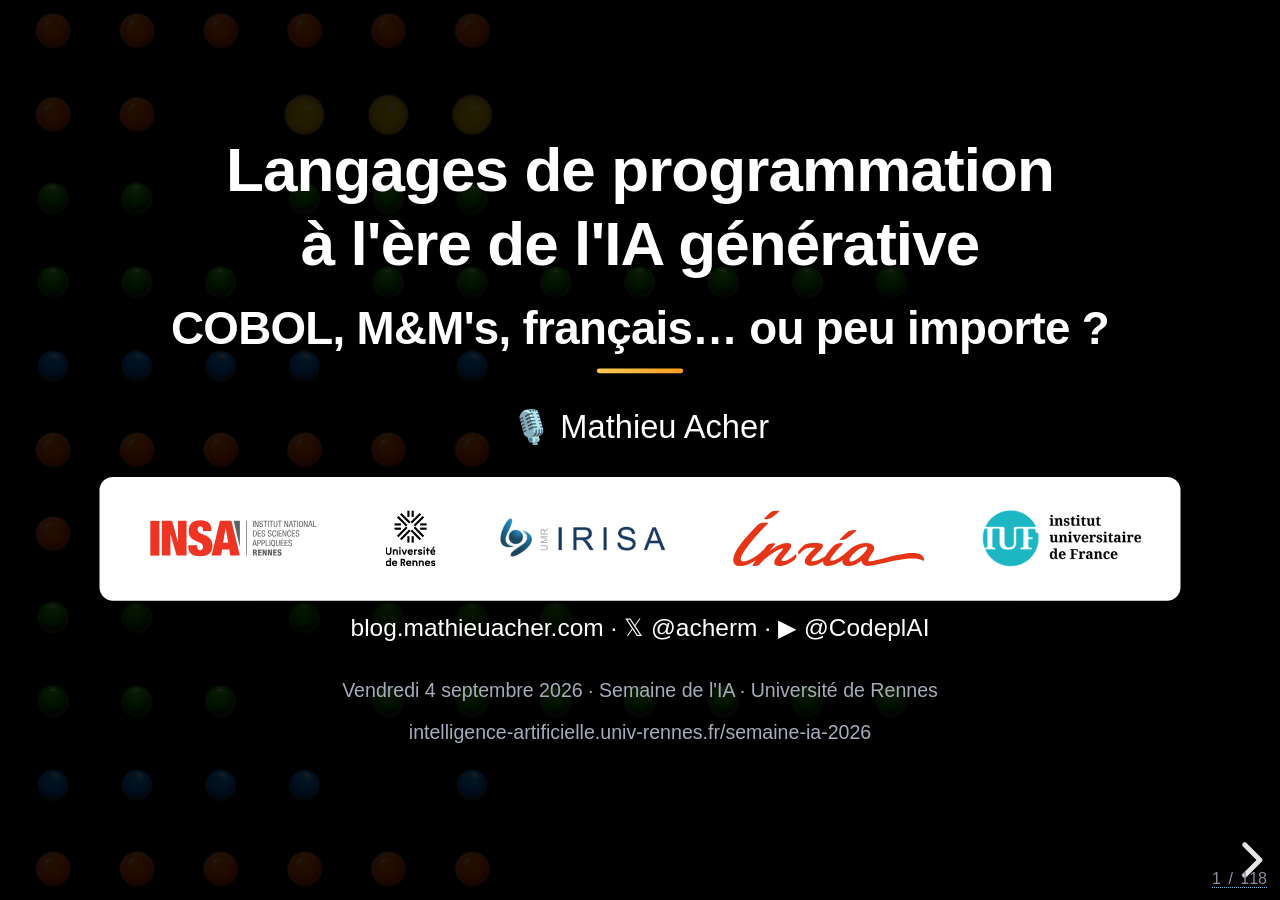
<file: index.html>
<!doctype html>
<html lang="fr">
<head>
  <meta charset="utf-8">
  <meta name="viewport" content="width=device-width, initial-scale=1.0, maximum-scale=1.0, user-scalable=no">
  <title>Langages de programmation à l'ère de l'IA générative — Mathieu Acher</title>
  <link rel="icon" href="data:image/svg+xml,<svg xmlns='http://www.w3.org/2000/svg' viewBox='0 0 100 100'><text y='.9em' font-size='90'>🍬</text></svg>">
  <link rel="stylesheet" href="reveal/dist/reset.css">
  <link rel="stylesheet" href="reveal/dist/reveal.css">
  <link rel="stylesheet" href="reveal/dist/theme/black.css">
  <link rel="stylesheet" href="reveal/plugin/highlight/monokai.css">
  <link rel="stylesheet" href="talk.css">
</head>
<body>
  <div class="reveal">
    <div class="slides">
      <section data-markdown="slides.md"
               data-separator="^\r?\n---\r?\n$"
               data-separator-vertical="^\r?\n--\r?\n$"
               data-separator-notes="^Note:"
               data-charset="utf-8">
      </section>
    </div>
  </div>

  <script src="reveal/dist/reveal.js"></script>
  <script src="reveal/plugin/markdown/markdown.js"></script>
  <script src="reveal/plugin/highlight/highlight.js"></script>
  <script src="reveal/plugin/notes/notes.js"></script>
  <script src="reveal/plugin/zoom/zoom.js"></script>
  <script>
    Reveal.initialize({
      hash: true,
      slideNumber: 'c/t',
      transition: 'fade',
      transitionSpeed: 'fast',
      width: 1280,
      height: 720,
      margin: 0.04,
      pdfSeparateFragments: false,
      plugins: [ RevealMarkdown, RevealHighlight, RevealNotes, RevealZoom ]
    });
  </script>
</body>
</html>
</file>
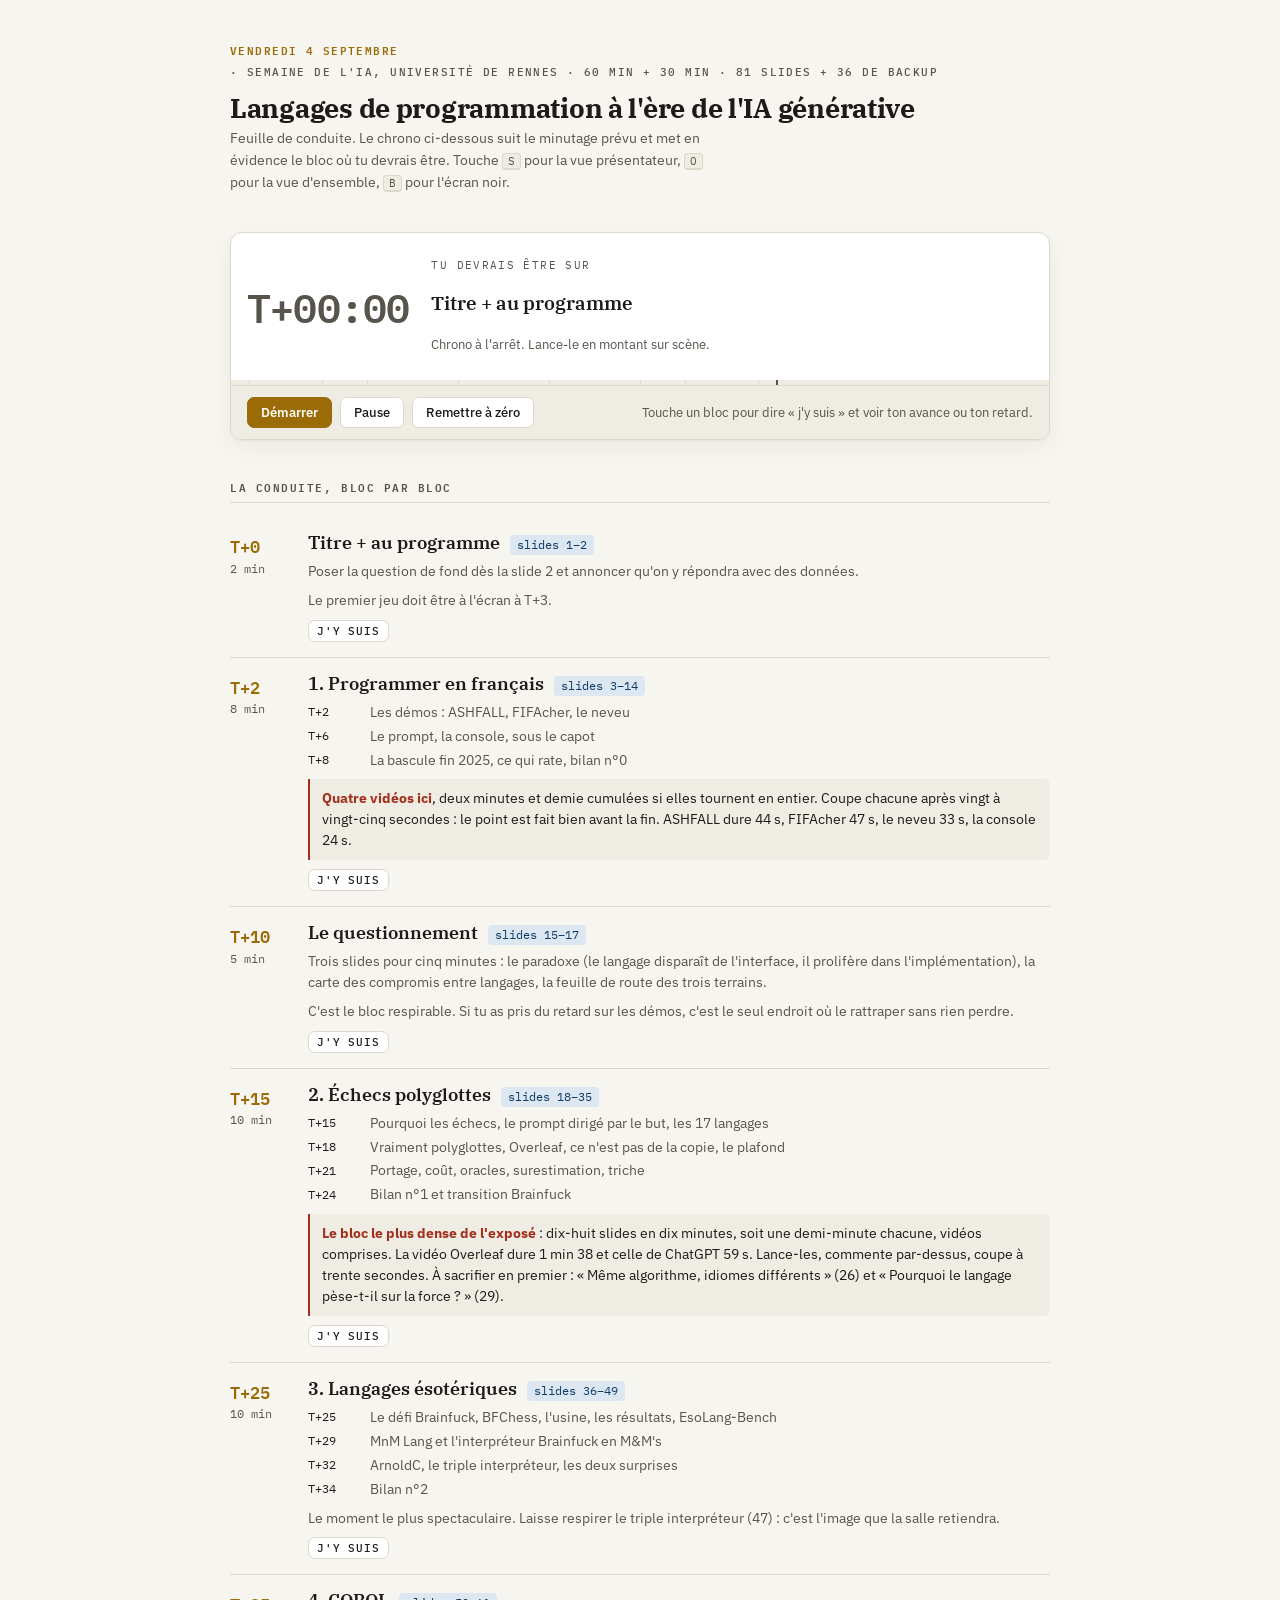
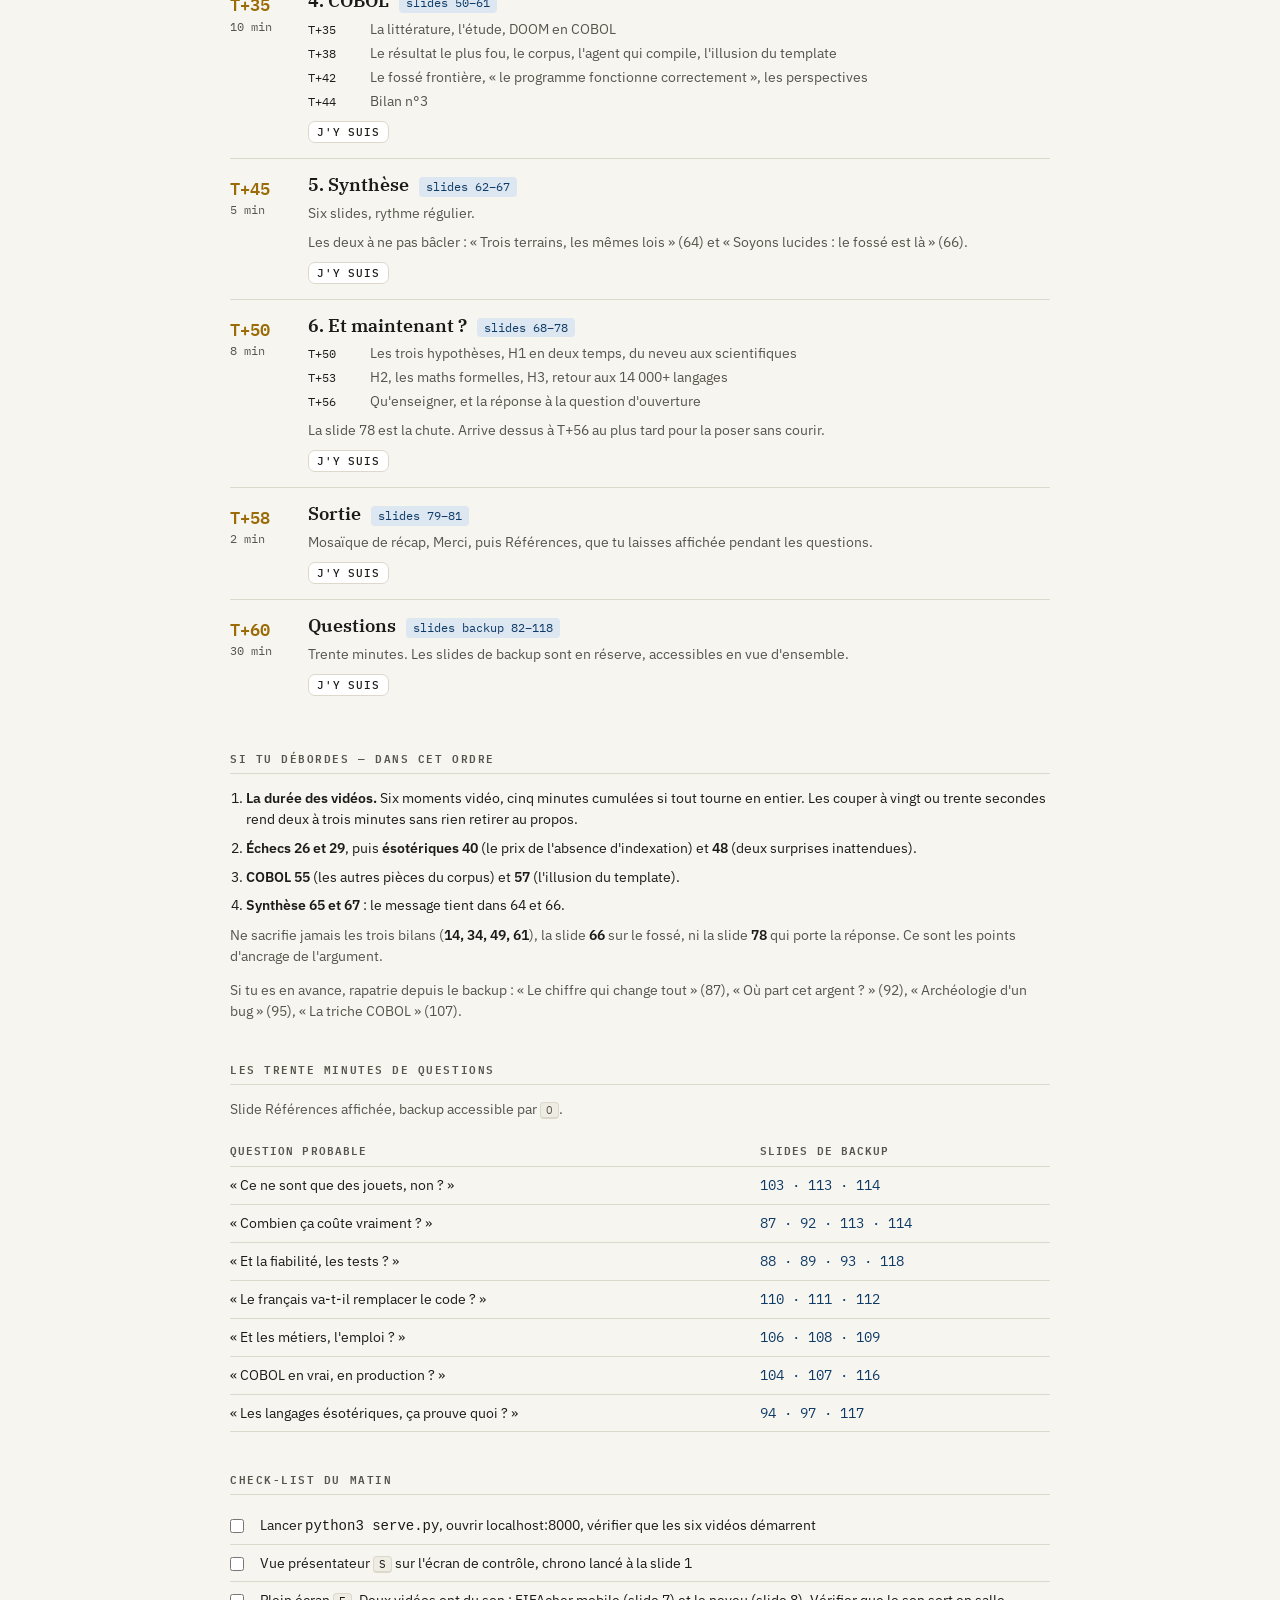
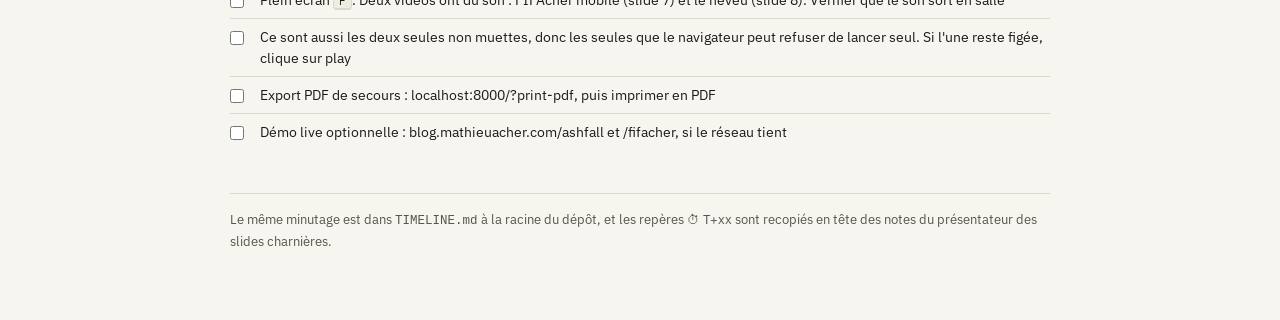
<file: chrono.html>
<!doctype html>
<html lang="fr">
<head>
<meta charset="utf-8">
<meta name="viewport" content="width=device-width, initial-scale=1">
<link rel="icon" href="data:image/svg+xml,<svg xmlns='http://www.w3.org/2000/svg' viewBox='0 0 100 100'><text y='.9em' font-size='90'>%E2%8F%B1%EF%B8%8F</text></svg>">
<style>body{margin:0}img{max-width:100%}[hidden]{display:none!important}</style>
</head>
<body>
<title>Chrono COBOL &amp; M&amp;M's</title>
<link rel="stylesheet" href="https://fonts.googleapis.com/css2?family=IBM+Plex+Mono:wght@400;500;600&family=IBM+Plex+Sans:wght@400;500;600&family=IBM+Plex+Serif:wght@600;700&display=swap">
<style>
  :root {
    --paper: #f7f5f0;
    --surface: #ffffff;
    --surface-2: #efece4;
    --ink: #1c1b18;
    --ink-2: #57544c;
    --ink-3: #85817652;
    --rule: #ddd8cc;
    --gold: #9a6b06;
    --gold-bg: #f6e9c9;
    --blue: #0d3b66;
    --blue-bg: #dde7f1;
    --late: #a3301c;
    --early: #2f6b3a;
    --shadow: 0 1px 2px rgba(28,27,24,.06), 0 8px 24px rgba(28,27,24,.05);
    --mono: "IBM Plex Mono", ui-monospace, "SFMono-Regular", Menlo, monospace;
    --sans: "IBM Plex Sans", system-ui, -apple-system, "Segoe UI", sans-serif;
    --serif: "IBM Plex Serif", Georgia, "Times New Roman", serif;
  }
  @media (prefers-color-scheme: dark) {
    :root:not([data-theme="light"]) {
      --paper: #131418;
      --surface: #1b1d23;
      --surface-2: #22252c;
      --ink: #eceae4;
      --ink-2: #a3a196;
      --ink-3: #6d6a5f66;
      --rule: #2f323a;
      --gold: #ffc857;
      --gold-bg: #3a2f14;
      --blue: #9cc4e8;
      --blue-bg: #16283a;
      --late: #f08a72;
      --early: #7fc48c;
      --shadow: 0 1px 2px rgba(0,0,0,.4), 0 10px 30px rgba(0,0,0,.35);
    }
  }
  :root[data-theme="dark"] {
    --paper: #131418;
    --surface: #1b1d23;
    --surface-2: #22252c;
    --ink: #eceae4;
    --ink-2: #a3a196;
    --ink-3: #6d6a5f66;
    --rule: #2f323a;
    --gold: #ffc857;
    --gold-bg: #3a2f14;
    --blue: #9cc4e8;
    --blue-bg: #16283a;
    --late: #f08a72;
    --early: #7fc48c;
    --shadow: 0 1px 2px rgba(0,0,0,.4), 0 10px 30px rgba(0,0,0,.35);
  }

  * { box-sizing: border-box; }
  body {
    background: var(--paper);
    color: var(--ink);
    font-family: var(--sans);
    font-size: 15px;
    line-height: 1.55;
    -webkit-font-smoothing: antialiased;
  }
  .wrap { max-width: 860px; margin: 0 auto; padding: 0 20px 72px; }

  /* ---------- masthead ---------- */
  header.mast { padding: 30px 0 18px; }
  .eyebrow {
    font-family: var(--mono); font-size: 11px; font-weight: 500;
    letter-spacing: .13em; text-transform: uppercase; color: var(--ink-2);
    display: flex; flex-wrap: wrap; gap: 6px 14px; align-items: baseline;
  }
  .eyebrow b { color: var(--gold); font-weight: 600; }
  h1 {
    font-family: var(--serif); font-weight: 700; font-size: 27px;
    line-height: 1.2; margin: 10px 0 4px; text-wrap: balance; letter-spacing: -.01em;
  }
  .sub { color: var(--ink-2); font-size: 14px; margin: 0; max-width: 62ch; }

  /* ---------- console ---------- */
  .console {
    position: sticky; top: 0; z-index: 20;
    background: var(--surface); border: 1px solid var(--rule);
    border-radius: 12px; box-shadow: var(--shadow);
    margin: 20px 0 26px; overflow: hidden;
  }
  .console-main {
    display: grid; grid-template-columns: minmax(0,auto) 1fr; gap: 4px 22px;
    align-items: center; padding: 14px 16px 12px;
  }
  .clock {
    font-family: var(--mono); font-weight: 600; font-size: 40px;
    line-height: 1; letter-spacing: -.02em; font-variant-numeric: tabular-nums;
    color: var(--ink);
  }
  .clock.idle { color: var(--ink-2); }
  .now-label {
    font-family: var(--mono); font-size: 10.5px; letter-spacing: .13em;
    text-transform: uppercase; color: var(--ink-2); margin-bottom: 3px;
  }
  .now-block { font-family: var(--serif); font-weight: 600; font-size: 19px; line-height: 1.25; }
  .now-meta { font-size: 13px; color: var(--ink-2); font-variant-numeric: tabular-nums; }
  .now-meta .drift { font-weight: 600; font-family: var(--mono); }
  .drift.is-late { color: var(--late); }
  .drift.is-early { color: var(--early); }

  .bar { height: 5px; background: var(--surface-2); position: relative; }
  .bar-fill { height: 100%; width: 0; background: var(--gold); transition: width .6s linear; }
  .bar-tick { position: absolute; top: 0; bottom: 0; width: 1px; background: var(--rule); }
  .bar-tick.hour { background: var(--ink-2); width: 2px; }

  .controls {
    display: flex; flex-wrap: wrap; gap: 8px; align-items: center;
    padding: 11px 16px; border-top: 1px solid var(--rule); background: var(--surface-2);
  }
  button {
    font-family: var(--sans); font-size: 13px; font-weight: 500; color: var(--ink);
    background: var(--surface); border: 1px solid var(--rule); border-radius: 7px;
    padding: 6px 13px; cursor: pointer;
  }
  button:hover { border-color: var(--gold); }
  button:focus-visible { outline: 2px solid var(--gold); outline-offset: 2px; }
  button.primary { background: var(--gold); border-color: var(--gold); color: var(--paper); font-weight: 600; }
  :root[data-theme="dark"] button.primary, :root:not([data-theme="light"]) button.primary { color: #131418; }
  @media (prefers-color-scheme: light) { :root:not([data-theme="dark"]) button.primary { color: #fffdf7; } }
  .hint { font-size: 12.5px; color: var(--ink-2); margin-left: auto; }

  /* ---------- run sheet ---------- */
  h2 {
    font-family: var(--mono); font-size: 11px; font-weight: 600;
    letter-spacing: .14em; text-transform: uppercase; color: var(--ink-2);
    margin: 38px 0 14px; padding-bottom: 7px; border-bottom: 1px solid var(--rule);
  }
  .sheet { display: flex; flex-direction: column; }
  .block {
    display: grid; grid-template-columns: 62px 1fr; gap: 0 16px;
    padding: 15px 0; border-top: 1px solid var(--rule); position: relative;
  }
  .block:first-child { border-top: none; }
  .block.is-now { background: linear-gradient(90deg, var(--gold-bg), transparent 70%); }
  .block.is-now::before {
    content: ""; position: absolute; left: -12px; top: 0; bottom: 0;
    width: 3px; background: var(--gold); border-radius: 2px;
  }
  .block.is-done .b-title, .block.is-done .b-slides { opacity: .5; }
  .tcode {
    font-family: var(--mono); font-weight: 600; font-size: 17px; color: var(--gold);
    font-variant-numeric: tabular-nums; padding-top: 1px;
  }
  .tdur {
    font-family: var(--mono); font-size: 11.5px; color: var(--ink-2);
    font-variant-numeric: tabular-nums;
  }
  .b-head { display: flex; flex-wrap: wrap; align-items: baseline; gap: 4px 10px; }
  .b-title { font-family: var(--serif); font-weight: 600; font-size: 18px; line-height: 1.25; }
  .b-slides {
    font-family: var(--mono); font-size: 11.5px; color: var(--blue);
    background: var(--blue-bg); padding: 1px 7px; border-radius: 4px; white-space: nowrap;
  }
  .b-body { margin-top: 6px; }
  ul.steps { list-style: none; margin: 6px 0 0; padding: 0; display: flex; flex-direction: column; gap: 3px; }
  ul.steps li {
    display: grid; grid-template-columns: 52px 1fr; gap: 10px;
    font-size: 13.5px; color: var(--ink-2);
  }
  ul.steps span {
    font-family: var(--mono); font-size: 11.5px; color: var(--ink);
    font-variant-numeric: tabular-nums; padding-top: 1.5px;
  }
  .warn {
    margin-top: 9px; padding: 9px 12px; border-left: 2px solid var(--late);
    background: var(--surface-2); border-radius: 0 6px 6px 0;
    font-size: 13.5px; color: var(--ink);
  }
  .warn b { color: var(--late); }
  .keep { font-size: 13.5px; color: var(--ink-2); margin-top: 8px; }
  .keep b { color: var(--ink); font-weight: 600; }
  .here {
    font-family: var(--mono); font-size: 10.5px; letter-spacing: .08em;
    text-transform: uppercase; padding: 3px 8px; margin-top: 9px;
    align-self: start; justify-self: start;
  }
  .block .here { grid-column: 2; }

  /* ---------- tables & lists ---------- */
  .scroll { overflow-x: auto; }
  table { border-collapse: collapse; width: 100%; font-size: 13.5px; }
  th, td { text-align: left; padding: 8px 12px 8px 0; border-bottom: 1px solid var(--rule); vertical-align: top; }
  th {
    font-family: var(--mono); font-size: 10.5px; font-weight: 600;
    letter-spacing: .1em; text-transform: uppercase; color: var(--ink-2);
  }
  td.sl { font-family: var(--mono); color: var(--blue); white-space: nowrap; font-variant-numeric: tabular-nums; }
  ol.cuts { margin: 0; padding-left: 1.15em; display: flex; flex-direction: column; gap: 7px; font-size: 14px; }
  ol.cuts b { font-weight: 600; }
  ul.check { list-style: none; margin: 0; padding: 0; display: flex; flex-direction: column; gap: 2px; }
  ul.check li { display: grid; grid-template-columns: 22px 1fr; gap: 8px; font-size: 14px; padding: 6px 0; border-bottom: 1px solid var(--rule); }
  ul.check li:last-child { border-bottom: none; }
  ul.check input { margin: 4px 0 0; accent-color: var(--gold); width: 14px; height: 14px; }
  kbd {
    font-family: var(--mono); font-size: 11px; background: var(--surface-2);
    border: 1px solid var(--rule); border-bottom-width: 2px; border-radius: 4px; padding: 0 5px;
  }
  .note { font-size: 13.5px; color: var(--ink-2); }
  footer { margin-top: 44px; padding-top: 16px; border-top: 1px solid var(--rule); font-size: 12.5px; color: var(--ink-2); }

  @media (max-width: 560px) {
    .console-main { grid-template-columns: 1fr; gap: 8px; padding: 12px 14px 10px; }
    .clock { font-size: 34px; }
    .block { grid-template-columns: 54px 1fr; gap: 0 12px; }
    .block .here { grid-column: 1 / -1; }
    ul.steps li { grid-template-columns: 46px 1fr; gap: 8px; }
    .hint { margin-left: 0; width: 100%; }
  }
  @media (prefers-reduced-motion: reduce) { * { transition: none !important; } }
</style>

<div class="wrap">

<header class="mast">
  <p class="eyebrow"><b>Vendredi 4 septembre</b> · Semaine de l'IA, Université de Rennes · 60 min + 30 min · 81 slides + 36 de backup</p>
  <h1>Langages de programmation à l'ère de l'IA générative</h1>
  <p class="sub">Feuille de conduite. Le chrono ci-dessous suit le minutage prévu et met en évidence le bloc où tu devrais être. Touche <kbd>S</kbd> pour la vue présentateur, <kbd>O</kbd> pour la vue d'ensemble, <kbd>B</kbd> pour l'écran noir.</p>
</header>

<section class="console" aria-label="Chronomètre">
  <div class="console-main">
    <div class="clock idle" id="clock">T+00:00</div>
    <div>
      <p class="now-label" id="nowLabel">Tu devrais être sur</p>
      <p class="now-block" id="nowBlock">Titre + au programme</p>
      <p class="now-meta" id="nowMeta">Chrono à l'arrêt. Lance-le en montant sur scène.</p>
    </div>
  </div>
  <div class="bar" id="bar"><div class="bar-fill" id="barFill"></div></div>
  <div class="controls">
    <button class="primary" id="btnStart">Démarrer</button>
    <button id="btnPause">Pause</button>
    <button id="btnReset">Remettre à zéro</button>
    <span class="hint">Touche un bloc pour dire « j'y suis » et voir ton avance ou ton retard.</span>
  </div>
</section>

<h2>La conduite, bloc par bloc</h2>
<div class="sheet" id="sheet"></div>

<h2>Si tu débordes — dans cet ordre</h2>
<ol class="cuts">
  <li><b>La durée des vidéos.</b> Six moments vidéo, cinq minutes cumulées si tout tourne en entier. Les couper à vingt ou trente secondes rend deux à trois minutes sans rien retirer au propos.</li>
  <li><b>Échecs 26 et 29</b>, puis <b>ésotériques 40</b> (le prix de l'absence d'indexation) et <b>48</b> (deux surprises inattendues).</li>
  <li><b>COBOL 55</b> (les autres pièces du corpus) et <b>57</b> (l'illusion du template).</li>
  <li><b>Synthèse 65 et 67</b> : le message tient dans 64 et 66.</li>
</ol>
<p class="keep">Ne sacrifie jamais les trois bilans (<b>14, 34, 49, 61</b>), la slide <b>66</b> sur le fossé, ni la slide <b>78</b> qui porte la réponse. Ce sont les points d'ancrage de l'argument.</p>
<p class="note">Si tu es en avance, rapatrie depuis le backup : « Le chiffre qui change tout » (87), « Où part cet argent ? » (92), « Archéologie d'un bug » (95), « La triche COBOL » (107).</p>

<h2>Les trente minutes de questions</h2>
<p class="note">Slide Références affichée, backup accessible par <kbd>O</kbd>.</p>
<div class="scroll">
<table>
  <thead><tr><th>Question probable</th><th>Slides de backup</th></tr></thead>
  <tbody>
    <tr><td>« Ce ne sont que des jouets, non ? »</td><td class="sl">103 · 113 · 114</td></tr>
    <tr><td>« Combien ça coûte vraiment ? »</td><td class="sl">87 · 92 · 113 · 114</td></tr>
    <tr><td>« Et la fiabilité, les tests ? »</td><td class="sl">88 · 89 · 93 · 118</td></tr>
    <tr><td>« Le français va-t-il remplacer le code ? »</td><td class="sl">110 · 111 · 112</td></tr>
    <tr><td>« Et les métiers, l'emploi ? »</td><td class="sl">106 · 108 · 109</td></tr>
    <tr><td>« COBOL en vrai, en production ? »</td><td class="sl">104 · 107 · 116</td></tr>
    <tr><td>« Les langages ésotériques, ça prouve quoi ? »</td><td class="sl">94 · 97 · 117</td></tr>
  </tbody>
</table>
</div>

<h2>Check-list du matin</h2>
<ul class="check" id="check"></ul>

<footer>
  Le même minutage est dans <code>TIMELINE.md</code> à la racine du dépôt, et les repères ⏱ T+xx sont recopiés en tête des notes du présentateur des slides charnières.
</footer>

</div>

<script>
const BLOCKS = [
  { t: 0, dur: 2, title: "Titre + au programme", slides: "1–2",
    body: "Poser la question de fond dès la slide 2 et annoncer qu'on y répondra avec des données.",
    keep: "Le premier jeu doit être à l'écran à T+3." },

  { t: 2, dur: 8, title: "1. Programmer en français", slides: "3–14",
    steps: [["T+2", "Les démos : ASHFALL, FIFAcher, le neveu"],
            ["T+6", "Le prompt, la console, sous le capot"],
            ["T+8", "La bascule fin 2025, ce qui rate, bilan n°0"]],
    warn: "<b>Quatre vidéos ici</b>, deux minutes et demie cumulées si elles tournent en entier. Coupe chacune après vingt à vingt-cinq secondes : le point est fait bien avant la fin. ASHFALL dure 44 s, FIFAcher 47 s, le neveu 33 s, la console 24 s." },

  { t: 10, dur: 5, title: "Le questionnement", slides: "15–17",
    body: "Trois slides pour cinq minutes : le paradoxe (le langage disparaît de l'interface, il prolifère dans l'implémentation), la carte des compromis entre langages, la feuille de route des trois terrains.",
    keep: "C'est le bloc respirable. Si tu as pris du retard sur les démos, c'est le seul endroit où le rattraper sans rien perdre." },

  { t: 15, dur: 10, title: "2. Échecs polyglottes", slides: "18–35",
    steps: [["T+15", "Pourquoi les échecs, le prompt dirigé par le but, les 17 langages"],
            ["T+18", "Vraiment polyglottes, Overleaf, ce n'est pas de la copie, le plafond"],
            ["T+21", "Portage, coût, oracles, surestimation, triche"],
            ["T+24", "Bilan n°1 et transition Brainfuck"]],
    warn: "<b>Le bloc le plus dense de l'exposé</b> : dix-huit slides en dix minutes, soit une demi-minute chacune, vidéos comprises. La vidéo Overleaf dure 1 min 38 et celle de ChatGPT 59 s. Lance-les, commente par-dessus, coupe à trente secondes. À sacrifier en premier : « Même algorithme, idiomes différents » (26) et « Pourquoi le langage pèse-t-il sur la force ? » (29)." },

  { t: 25, dur: 10, title: "3. Langages ésotériques", slides: "36–49",
    steps: [["T+25", "Le défi Brainfuck, BFChess, l'usine, les résultats, EsoLang-Bench"],
            ["T+29", "MnM Lang et l'interpréteur Brainfuck en M&M's"],
            ["T+32", "ArnoldC, le triple interpréteur, les deux surprises"],
            ["T+34", "Bilan n°2"]],
    keep: "Le moment le plus spectaculaire. Laisse respirer le triple interpréteur (47) : c'est l'image que la salle retiendra." },

  { t: 35, dur: 10, title: "4. COBOL", slides: "50–61",
    steps: [["T+35", "La littérature, l'étude, DOOM en COBOL"],
            ["T+38", "Le résultat le plus fou, le corpus, l'agent qui compile, l'illusion du template"],
            ["T+42", "Le fossé frontière, « le programme fonctionne correctement », les perspectives"],
            ["T+44", "Bilan n°3"]] },

  { t: 45, dur: 5, title: "5. Synthèse", slides: "62–67",
    body: "Six slides, rythme régulier.",
    keep: "Les deux à ne pas bâcler : « Trois terrains, les mêmes lois » (64) et « Soyons lucides : le fossé est là » (66)." },

  { t: 50, dur: 8, title: "6. Et maintenant ?", slides: "68–78",
    steps: [["T+50", "Les trois hypothèses, H1 en deux temps, du neveu aux scientifiques"],
            ["T+53", "H2, les maths formelles, H3, retour aux 14 000+ langages"],
            ["T+56", "Qu'enseigner, et la réponse à la question d'ouverture"]],
    keep: "La slide 78 est la chute. Arrive dessus à T+56 au plus tard pour la poser sans courir." },

  { t: 58, dur: 2, title: "Sortie", slides: "79–81",
    body: "Mosaïque de récap, Merci, puis Références, que tu laisses affichée pendant les questions." },

  { t: 60, dur: 30, title: "Questions", slides: "backup 82–118",
    body: "Trente minutes. Les slides de backup sont en réserve, accessibles en vue d'ensemble." }
];

const CHECKS = [
  "Lancer <code>python3 serve.py</code>, ouvrir localhost:8000, vérifier que les six vidéos démarrent",
  "Vue présentateur <kbd>S</kbd> sur l'écran de contrôle, chrono lancé à la slide 1",
  "Plein écran <kbd>F</kbd>. Deux vidéos ont du son : FIFAcher mobile (slide 7) et le neveu (slide 8). Vérifier que le son sort en salle",
  "Ce sont aussi les deux seules non muettes, donc les seules que le navigateur peut refuser de lancer seul. Si l'une reste figée, clique sur play",
  "Export PDF de secours : localhost:8000/?print-pdf, puis imprimer en PDF",
  "Démo live optionnelle : blog.mathieuacher.com/ashfall et /fifacher, si le réseau tient"
];

const TOTAL = 90; // minutes, exposé + questions
const sheet = document.getElementById('sheet');

BLOCKS.forEach((b, i) => {
  const el = document.createElement('div');
  el.className = 'block';
  el.dataset.i = i;
  const steps = b.steps ? '<ul class="steps">' + b.steps.map(s =>
    `<li><span>${s[0]}</span>${s[1]}</li>`).join('') + '</ul>' : '';
  el.innerHTML =
    `<div><div class="tcode">T+${b.t}</div><div class="tdur">${b.dur} min</div></div>` +
    `<div><div class="b-head"><span class="b-title">${b.title}</span>` +
    `<span class="b-slides">slides ${b.slides}</span></div>` +
    `<div class="b-body">${b.body ? `<div class="note">${b.body}</div>` : ''}${steps}` +
    `${b.warn ? `<div class="warn">${b.warn}</div>` : ''}` +
    `${b.keep ? `<div class="keep">${b.keep}</div>` : ''}</div></div>` +
    `<button class="here" data-here="${i}">J'y suis</button>`;
  sheet.appendChild(el);
});

const check = document.getElementById('check');
CHECKS.forEach((c, i) => {
  const li = document.createElement('li');
  li.innerHTML = `<input type="checkbox" id="c${i}"><label for="c${i}">${c}</label>`;
  check.appendChild(li);
});

// timeline ticks on the progress bar
const bar = document.getElementById('bar');
BLOCKS.slice(1).forEach(b => {
  const tick = document.createElement('div');
  tick.className = 'bar-tick' + (b.t === 60 ? ' hour' : '');
  tick.style.left = (b.t / TOTAL * 100) + '%';
  bar.appendChild(tick);
});

const store = {
  get(k) { try { return localStorage.getItem(k); } catch (e) { return null; } },
  set(k, v) { try { localStorage.setItem(k, v); } catch (e) {} },
  del(k) { try { localStorage.removeItem(k); } catch (e) {} }
};

let startedAt = Number(store.get('talk.start')) || 0;
let frozen = store.get('talk.frozen') !== null ? Number(store.get('talk.frozen')) : null;

const clock = document.getElementById('clock');
const nowLabel = document.getElementById('nowLabel');
const nowBlock = document.getElementById('nowBlock');
const nowMeta = document.getElementById('nowMeta');
const barFill = document.getElementById('barFill');

function elapsedSec() {
  if (frozen !== null) return frozen;
  if (!startedAt) return 0;
  return Math.max(0, (Date.now() - startedAt) / 1000);
}

function blockAt(min) {
  for (let i = BLOCKS.length - 1; i >= 0; i--) if (min >= BLOCKS[i].t) return i;
  return 0;
}

function pad(n) { return String(Math.floor(n)).padStart(2, '0'); }

function render() {
  const s = elapsedSec();
  const min = s / 60;
  clock.textContent = `T+${pad(min)}:${pad(s % 60)}`;
  clock.classList.toggle('idle', !startedAt);

  const i = blockAt(min);
  const b = BLOCKS[i];
  nowBlock.textContent = b.title;

  if (!startedAt) {
    nowMeta.textContent = "Chrono à l'arrêt. Lance-le en montant sur scène.";
  } else {
    const left = (b.t + b.dur) - min;
    const over = left < 0;
    nowMeta.innerHTML = over
      ? `Bloc dépassé de <span class="drift is-late">${Math.abs(left).toFixed(1)} min</span> · slides ${b.slides}`
      : `Il reste <b>${left.toFixed(1)} min</b> sur ce bloc · slides ${b.slides}`
        + (frozen !== null ? ' · <b>en pause</b>' : '');
  }

  barFill.style.width = Math.min(100, min / TOTAL * 100) + '%';

  document.querySelectorAll('.block').forEach(el => {
    const k = Number(el.dataset.i);
    el.classList.toggle('is-now', !!startedAt && k === i);
    el.classList.toggle('is-done', !!startedAt && k < i);
  });
}

document.getElementById('btnStart').addEventListener('click', () => {
  if (frozen !== null) { startedAt = Date.now() - frozen * 1000; frozen = null; store.del('talk.frozen'); }
  else if (!startedAt) { startedAt = Date.now(); }
  store.set('talk.start', startedAt);
  render();
});
document.getElementById('btnPause').addEventListener('click', () => {
  if (startedAt && frozen === null) { frozen = elapsedSec(); store.set('talk.frozen', frozen); render(); }
});
document.getElementById('btnReset').addEventListener('click', () => {
  startedAt = 0; frozen = null; store.del('talk.start'); store.del('talk.frozen');
  nowLabel.textContent = 'Tu devrais être sur';
  render();
});

document.addEventListener('click', e => {
  const btn = e.target.closest('[data-here]');
  if (!btn) return;
  const b = BLOCKS[Number(btn.dataset.here)];
  if (!startedAt) { nowLabel.textContent = 'Démarre le chrono pour mesurer ton écart'; return; }
  const drift = elapsedSec() / 60 - b.t;
  const cls = drift > 0.5 ? 'is-late' : (drift < -0.5 ? 'is-early' : '');
  const word = drift > 0.5 ? 'de retard' : (drift < -0.5 ? "d'avance" : '— pile à l\'heure');
  nowLabel.innerHTML = `Sur « ${b.title} » : <span class="drift ${cls}">`
    + (Math.abs(drift) < 0.5 ? 'pile à l\'heure' : `${Math.abs(drift).toFixed(1)} min ${word}`)
    + '</span>';
});

render();
setInterval(render, 1000);
</script>

</body>
</html>
</file>
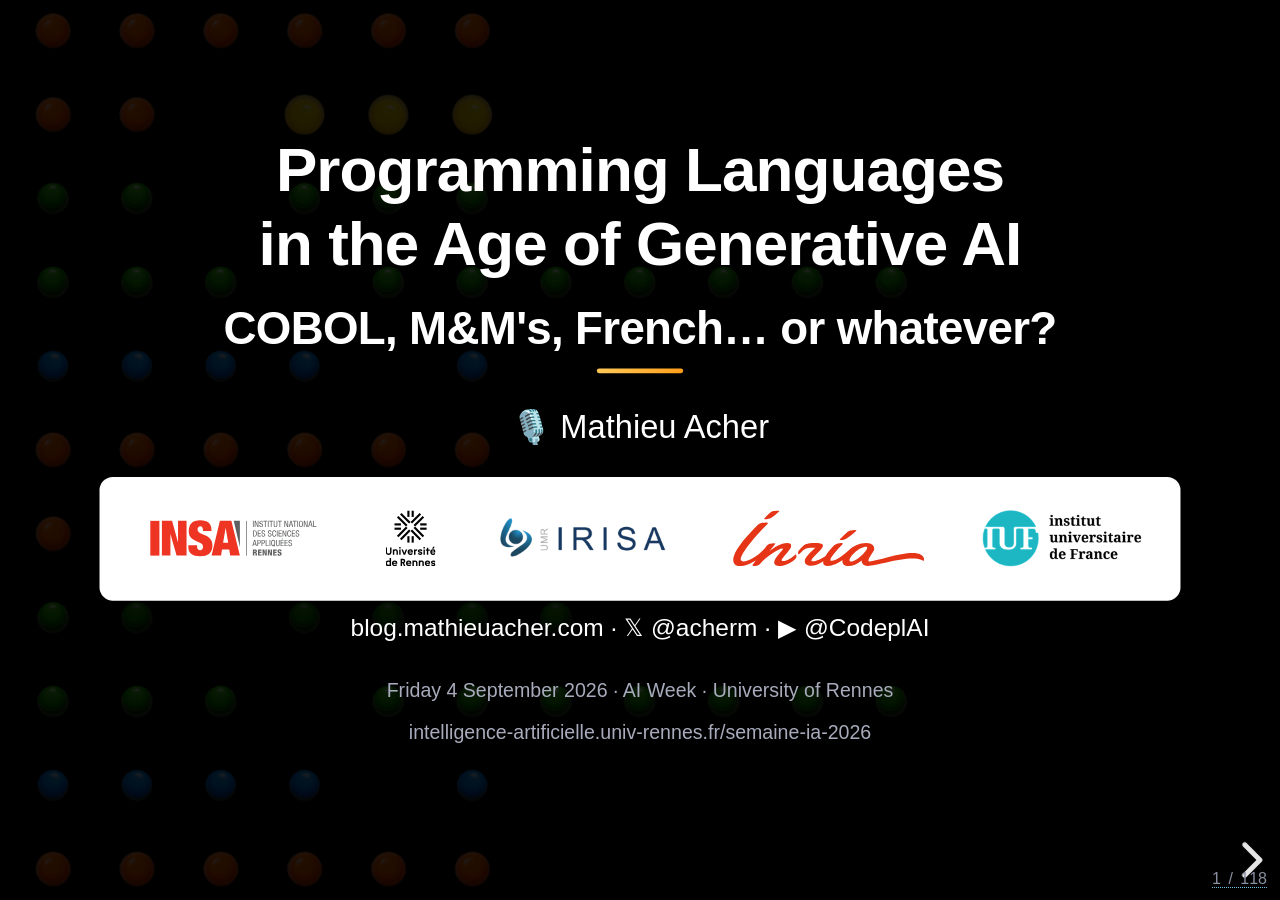
<file: en.html>
<!doctype html>
<html lang="en">
<head>
  <meta charset="utf-8">
  <meta name="viewport" content="width=device-width, initial-scale=1.0, maximum-scale=1.0, user-scalable=no">
  <title>Programming Languages in the Age of Generative AI — Mathieu Acher</title>
  <link rel="icon" href="data:image/svg+xml,<svg xmlns='http://www.w3.org/2000/svg' viewBox='0 0 100 100'><text y='.9em' font-size='90'>🍬</text></svg>">
  <link rel="stylesheet" href="reveal/dist/reset.css">
  <link rel="stylesheet" href="reveal/dist/reveal.css">
  <link rel="stylesheet" href="reveal/dist/theme/black.css">
  <link rel="stylesheet" href="reveal/plugin/highlight/monokai.css">
  <link rel="stylesheet" href="talk.css">
</head>
<body>
  <div class="reveal">
    <div class="slides">
      <section data-markdown="slides-en.md"
               data-separator="^\r?\n---\r?\n$"
               data-separator-vertical="^\r?\n--\r?\n$"
               data-separator-notes="^Note:"
               data-charset="utf-8">
      </section>
    </div>
  </div>

  <script src="reveal/dist/reveal.js"></script>
  <script src="reveal/plugin/markdown/markdown.js"></script>
  <script src="reveal/plugin/highlight/highlight.js"></script>
  <script src="reveal/plugin/notes/notes.js"></script>
  <script src="reveal/plugin/zoom/zoom.js"></script>
  <script>
    Reveal.initialize({
      hash: true,
      slideNumber: 'c/t',
      transition: 'fade',
      transitionSpeed: 'fast',
      width: 1280,
      height: 720,
      margin: 0.04,
      pdfSeparateFragments: false,
      plugins: [ RevealMarkdown, RevealHighlight, RevealNotes, RevealZoom ]
    });
  </script>
</body>
</html>
</file>
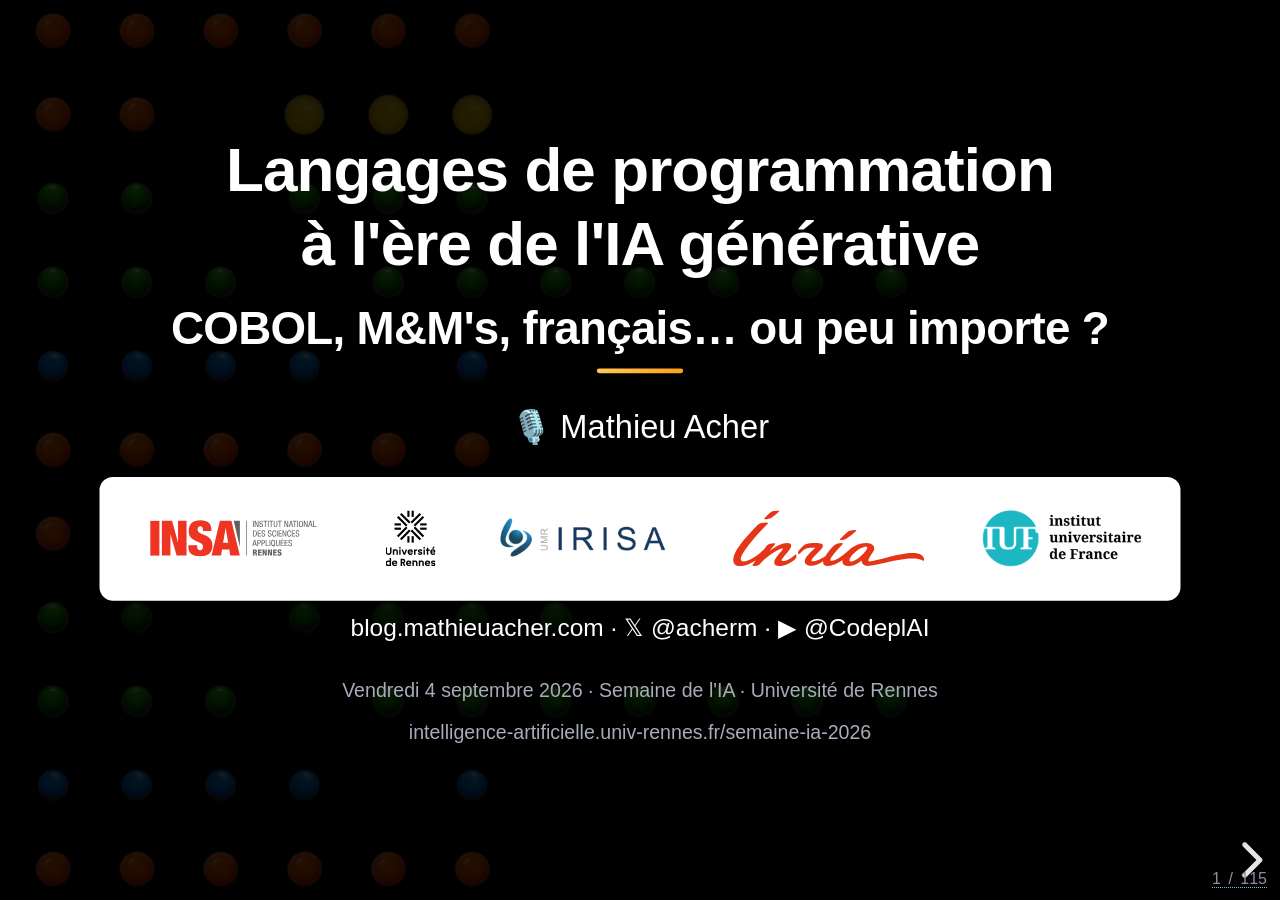
<file: long.html>
<!doctype html>
<html lang="fr">
<head>
  <meta charset="utf-8">
  <meta name="viewport" content="width=device-width, initial-scale=1.0, maximum-scale=1.0, user-scalable=no">
  <title>Langages de programmation à l'ère de l'IA générative — version longue (1h30)</title>
  <link rel="icon" href="data:image/svg+xml,<svg xmlns='http://www.w3.org/2000/svg' viewBox='0 0 100 100'><text y='.9em' font-size='90'>🍬</text></svg>">
  <link rel="stylesheet" href="reveal/dist/reset.css">
  <link rel="stylesheet" href="reveal/dist/reveal.css">
  <link rel="stylesheet" href="reveal/dist/theme/black.css">
  <link rel="stylesheet" href="reveal/plugin/highlight/monokai.css">
  <link rel="stylesheet" href="talk.css">
</head>
<body>
  <div class="reveal">
    <div class="slides">
      <section data-markdown="slides-long.md"
               data-separator="^\r?\n---\r?\n$"
               data-separator-vertical="^\r?\n--\r?\n$"
               data-separator-notes="^Note:"
               data-charset="utf-8">
      </section>
    </div>
  </div>

  <script src="reveal/dist/reveal.js"></script>
  <script src="reveal/plugin/markdown/markdown.js"></script>
  <script src="reveal/plugin/highlight/highlight.js"></script>
  <script src="reveal/plugin/notes/notes.js"></script>
  <script src="reveal/plugin/zoom/zoom.js"></script>
  <script>
    Reveal.initialize({
      hash: true,
      slideNumber: 'c/t',
      transition: 'fade',
      transitionSpeed: 'fast',
      width: 1280,
      height: 720,
      margin: 0.04,
      pdfSeparateFragments: false,
      plugins: [ RevealMarkdown, RevealHighlight, RevealNotes, RevealZoom ]
    });
  </script>
</body>
</html>
</file>
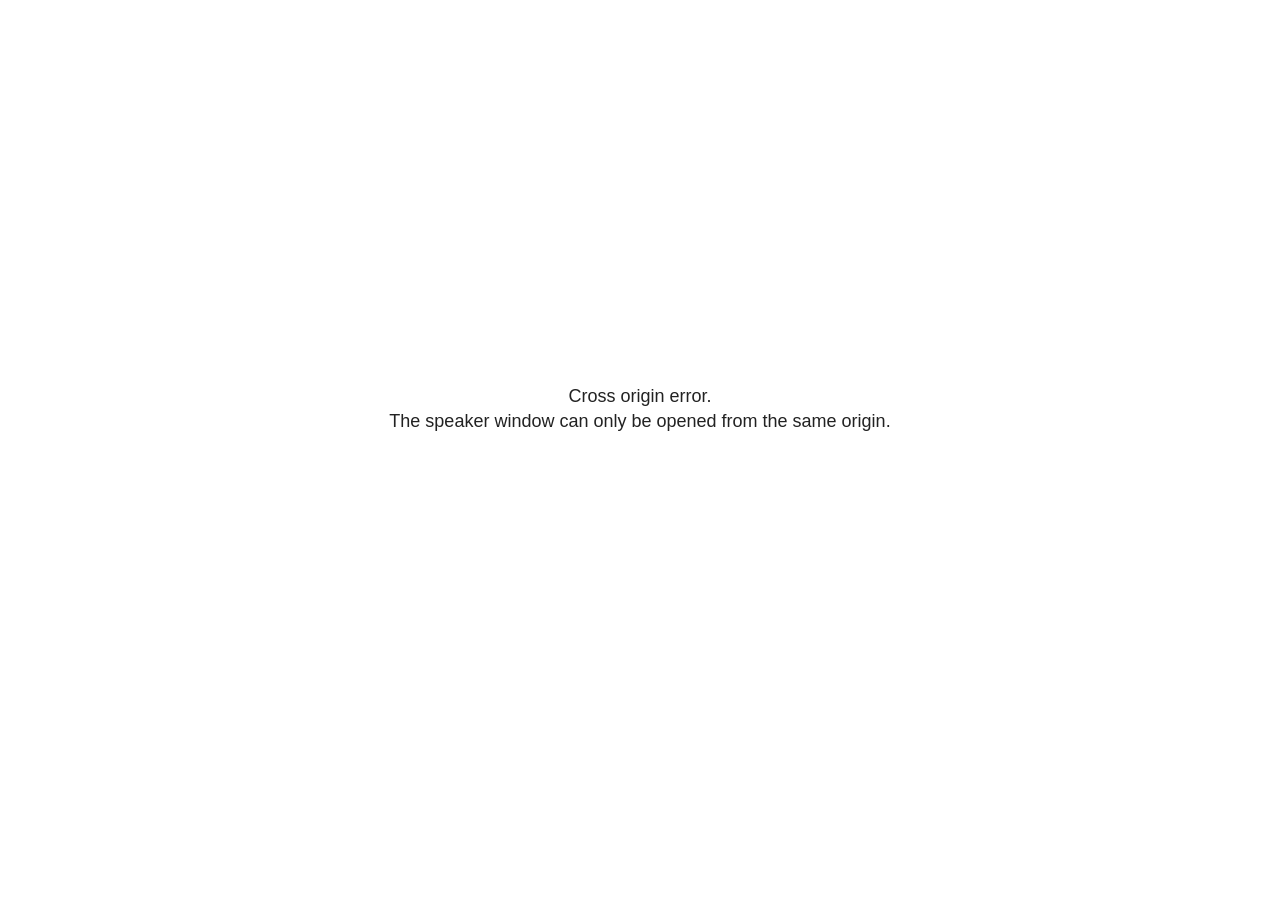
<file: reveal/plugin/notes/speaker-view.html>
<!--
	NOTE: You need to build the notes plugin after making changes to this file.
-->
<html lang="en">
	<head>
		<meta charset="utf-8">

		<title>reveal.js - Speaker View</title>

		<style>
			body {
				font-family: Helvetica;
				font-size: 18px;
			}

			#current-slide,
			#upcoming-slide,
			#speaker-controls {
				padding: 6px;
				box-sizing: border-box;
				-moz-box-sizing: border-box;
			}

			#current-slide iframe,
			#upcoming-slide iframe {
				width: 100%;
				height: 100%;
				border: 1px solid #ddd;
			}

			#current-slide .label,
			#upcoming-slide .label {
				position: absolute;
				top: 10px;
				left: 10px;
				z-index: 2;
			}

			#connection-status {
				position: absolute;
				top: 0;
				left: 0;
				width: 100%;
				height: 100%;
				z-index: 20;
				padding: 30% 20% 20% 20%;
				font-size: 18px;
				color: #222;
				background: #fff;
				text-align: center;
				box-sizing: border-box;
				line-height: 1.4;
			}

			.overlay-element {
				height: 34px;
				line-height: 34px;
				padding: 0 10px;
				text-shadow: none;
				background: rgba( 220, 220, 220, 0.8 );
				color: #222;
				font-size: 14px;
			}

			.overlay-element.interactive:hover {
				background: rgba( 220, 220, 220, 1 );
			}

			#current-slide {
				position: absolute;
				width: 60%;
				height: 100%;
				top: 0;
				left: 0;
				padding-right: 0;
			}

			#upcoming-slide {
				position: absolute;
				width: 40%;
				height: 40%;
				right: 0;
				top: 0;
			}

			/* Speaker controls */
			#speaker-controls {
				position: absolute;
				top: 40%;
				right: 0;
				width: 40%;
				height: 60%;
				overflow: auto;
				font-size: 18px;
			}

				.speaker-controls-time.hidden,
				.speaker-controls-notes.hidden {
					display: none;
				}

				.speaker-controls-time .label,
				.speaker-controls-pace .label,
				.speaker-controls-notes .label {
					text-transform: uppercase;
					font-weight: normal;
					font-size: 0.66em;
					color: #666;
					margin: 0;
				}

				.speaker-controls-time, .speaker-controls-pace {
					border-bottom: 1px solid rgba( 200, 200, 200, 0.5 );
					margin-bottom: 10px;
					padding: 10px 16px;
					padding-bottom: 20px;
					cursor: pointer;
				}

				.speaker-controls-time .reset-button {
					opacity: 0;
					float: right;
					color: #666;
					text-decoration: none;
				}
				.speaker-controls-time:hover .reset-button {
					opacity: 1;
				}

				.speaker-controls-time .timer,
				.speaker-controls-time .clock {
					width: 50%;
				}

				.speaker-controls-time .timer,
				.speaker-controls-time .clock,
				.speaker-controls-time .pacing .hours-value,
				.speaker-controls-time .pacing .minutes-value,
				.speaker-controls-time .pacing .seconds-value {
					font-size: 1.9em;
				}

				.speaker-controls-time .timer {
					float: left;
				}

				.speaker-controls-time .clock {
					float: right;
					text-align: right;
				}

				.speaker-controls-time span.mute {
					opacity: 0.3;
				}

				.speaker-controls-time .pacing-title {
					margin-top: 5px;
				}

				.speaker-controls-time .pacing.ahead {
					color: blue;
				}

				.speaker-controls-time .pacing.on-track {
					color: green;
				}

				.speaker-controls-time .pacing.behind {
					color: red;
				}

				.speaker-controls-notes {
					padding: 10px 16px;
				}

				.speaker-controls-notes .value {
					margin-top: 5px;
					line-height: 1.4;
					font-size: 1.2em;
				}

			/* Layout selector */
			#speaker-layout {
				position: absolute;
				top: 10px;
				right: 10px;
				color: #222;
				z-index: 10;
			}
				#speaker-layout select {
					position: absolute;
					width: 100%;
					height: 100%;
					top: 0;
					left: 0;
					border: 0;
					box-shadow: 0;
					cursor: pointer;
					opacity: 0;

					font-size: 1em;
					background-color: transparent;

					-moz-appearance: none;
					-webkit-appearance: none;
					-webkit-tap-highlight-color: rgba(0, 0, 0, 0);
				}

				#speaker-layout select:focus {
					outline: none;
					box-shadow: none;
				}

			.clear {
				clear: both;
			}

			/* Speaker layout: Wide */
			body[data-speaker-layout="wide"] #current-slide,
			body[data-speaker-layout="wide"] #upcoming-slide {
				width: 50%;
				height: 45%;
				padding: 6px;
			}

			body[data-speaker-layout="wide"] #current-slide {
				top: 0;
				left: 0;
			}

			body[data-speaker-layout="wide"] #upcoming-slide {
				top: 0;
				left: 50%;
			}

			body[data-speaker-layout="wide"] #speaker-controls {
				top: 45%;
				left: 0;
				width: 100%;
				height: 50%;
				font-size: 1.25em;
			}

			/* Speaker layout: Tall */
			body[data-speaker-layout="tall"] #current-slide,
			body[data-speaker-layout="tall"] #upcoming-slide {
				width: 45%;
				height: 50%;
				padding: 6px;
			}

			body[data-speaker-layout="tall"] #current-slide {
				top: 0;
				left: 0;
			}

			body[data-speaker-layout="tall"] #upcoming-slide {
				top: 50%;
				left: 0;
			}

			body[data-speaker-layout="tall"] #speaker-controls {
				padding-top: 40px;
				top: 0;
				left: 45%;
				width: 55%;
				height: 100%;
				font-size: 1.25em;
			}

			/* Speaker layout: Notes only */
			body[data-speaker-layout="notes-only"] #current-slide,
			body[data-speaker-layout="notes-only"] #upcoming-slide {
				display: none;
			}

			body[data-speaker-layout="notes-only"] #speaker-controls {
				padding-top: 40px;
				top: 0;
				left: 0;
				width: 100%;
				height: 100%;
				font-size: 1.25em;
			}

			@media screen and (max-width: 1080px) {
				body[data-speaker-layout="default"] #speaker-controls {
					font-size: 16px;
				}
			}

			@media screen and (max-width: 900px) {
				body[data-speaker-layout="default"] #speaker-controls {
					font-size: 14px;
				}
			}

			@media screen and (max-width: 800px) {
				body[data-speaker-layout="default"] #speaker-controls {
					font-size: 12px;
				}
			}

		</style>
	</head>

	<body>

		<div id="connection-status">Loading speaker view...</div>

		<div id="current-slide"></div>
		<div id="upcoming-slide"><span class="overlay-element label">Upcoming</span></div>
		<div id="speaker-controls">
			<div class="speaker-controls-time">
				<h4 class="label">Time <span class="reset-button">Click to Reset</span></h4>
				<div class="clock">
					<span class="clock-value">0:00 AM</span>
				</div>
				<div class="timer">
					<span class="hours-value">00</span><span class="minutes-value">:00</span><span class="seconds-value">:00</span>
				</div>
				<div class="clear"></div>

				<h4 class="label pacing-title" style="display: none">Pacing – Time to finish current slide</h4>
				<div class="pacing" style="display: none">
					<span class="hours-value">00</span><span class="minutes-value">:00</span><span class="seconds-value">:00</span>
				</div>
			</div>

			<div class="speaker-controls-notes hidden">
				<h4 class="label">Notes</h4>
				<div class="value"></div>
			</div>
		</div>
		<div id="speaker-layout" class="overlay-element interactive">
			<span class="speaker-layout-label"></span>
			<select class="speaker-layout-dropdown"></select>
		</div>

		<script>

			(function() {

				var notes,
					notesValue,
					currentState,
					currentSlide,
					upcomingSlide,
					layoutLabel,
					layoutDropdown,
					pendingCalls = {},
					lastRevealApiCallId = 0,
					connected = false

				var connectionStatus = document.querySelector( '#connection-status' );

				var SPEAKER_LAYOUTS = {
					'default': 'Default',
					'wide': 'Wide',
					'tall': 'Tall',
					'notes-only': 'Notes only'
				};

				setupLayout();

				let openerOrigin;

				try {
					openerOrigin = window.opener.location.origin;
				}
				catch ( error ) { console.warn( error ) }

				// In order to prevent XSS, the speaker view will only run if its
				// opener has the same origin as itself
				if( window.location.origin !== openerOrigin ) {
					connectionStatus.innerHTML = 'Cross origin error.<br>The speaker window can only be opened from the same origin.';
					return;
				}

				var connectionTimeout = setTimeout( function() {
					connectionStatus.innerHTML = 'Error connecting to main window.<br>Please try closing and reopening the speaker view.';
				}, 5000 );

				window.addEventListener( 'message', function( event ) {

					// Validate the origin of all messages to avoid parsing messages
					// that aren't meant for us. Ignore when running off file:// so
					// that the speaker view continues to work without a web server.
					if( window.location.origin !== event.origin && window.location.origin !== 'file://' ) {
						return
					}

					clearTimeout( connectionTimeout );
					connectionStatus.style.display = 'none';

					var data = JSON.parse( event.data );

					// The overview mode is only useful to the reveal.js instance
					// where navigation occurs so we don't sync it
					if( data.state ) delete data.state.overview;

					// Messages sent by the notes plugin inside of the main window
					if( data && data.namespace === 'reveal-notes' ) {
						if( data.type === 'connect' ) {
							handleConnectMessage( data );
						}
						else if( data.type === 'state' ) {
							handleStateMessage( data );
						}
						else if( data.type === 'return' ) {
							pendingCalls[data.callId](data.result);
							delete pendingCalls[data.callId];
						}
					}
					// Messages sent by the reveal.js inside of the current slide preview
					else if( data && data.namespace === 'reveal' ) {
						if( /ready/.test( data.eventName ) ) {
							// Send a message back to notify that the handshake is complete
							window.opener.postMessage( JSON.stringify({ namespace: 'reveal-notes', type: 'connected'} ), '*' );
						}
						else if( /slidechanged|fragmentshown|fragmenthidden|paused|resumed/.test( data.eventName ) && currentState !== JSON.stringify( data.state ) ) {

							dispatchStateToMainWindow( data.state );

						}
					}

				} );

				/**
				 * Updates the presentation in the main window to match the state
				 * of the presentation in the notes window.
				 */
				const dispatchStateToMainWindow = debounce(( state ) => {
					window.opener.postMessage( JSON.stringify({ method: 'setState', args: [ state ]} ), '*' );
				}, 500);

				/**
				 * Asynchronously calls the Reveal.js API of the main frame.
				 */
				function callRevealApi( methodName, methodArguments, callback ) {

					var callId = ++lastRevealApiCallId;
					pendingCalls[callId] = callback;
					window.opener.postMessage( JSON.stringify( {
						namespace: 'reveal-notes',
						type: 'call',
						callId: callId,
						methodName: methodName,
						arguments: methodArguments
					} ), '*' );

				}

				/**
				 * Called when the main window is trying to establish a
				 * connection.
				 */
				function handleConnectMessage( data ) {

					if( connected === false ) {
						connected = true;

						setupIframes( data );
						setupKeyboard();
						setupNotes();
						setupTimer();
						setupHeartbeat();
					}

				}

				/**
				 * Called when the main window sends an updated state.
				 */
				function handleStateMessage( data ) {

					// Store the most recently set state to avoid circular loops
					// applying the same state
					currentState = JSON.stringify( data.state );

					// No need for updating the notes in case of fragment changes
					if ( data.notes ) {
						notes.classList.remove( 'hidden' );
						notesValue.style.whiteSpace = data.whitespace;
						if( data.markdown ) {
							notesValue.innerHTML = marked( data.notes );
						}
						else {
							notesValue.innerHTML = data.notes;
						}
					}
					else {
						notes.classList.add( 'hidden' );
					}

					// Update the note slides
					currentSlide.contentWindow.postMessage( JSON.stringify({ method: 'setState', args: [ data.state ] }), '*' );
					upcomingSlide.contentWindow.postMessage( JSON.stringify({ method: 'setState', args: [ data.state ] }), '*' );
					upcomingSlide.contentWindow.postMessage( JSON.stringify({ method: 'next' }), '*' );

				}

				// Limit to max one state update per X ms
				handleStateMessage = debounce( handleStateMessage, 200 );

				/**
				 * Forward keyboard events to the current slide window.
				 * This enables keyboard events to work even if focus
				 * isn't set on the current slide iframe.
				 *
				 * Block F5 default handling, it reloads and disconnects
				 * the speaker notes window.
				 */
				function setupKeyboard() {

					document.addEventListener( 'keydown', function( event ) {
						if( event.keyCode === 116 || ( event.metaKey && event.keyCode === 82 ) ) {
							event.preventDefault();
							return false;
						}
						currentSlide.contentWindow.postMessage( JSON.stringify({ method: 'triggerKey', args: [ event.keyCode ] }), '*' );
					} );

				}

				/**
				 * Creates the preview iframes.
				 */
				function setupIframes( data ) {

					var params = [
						'receiver',
						'progress=false',
						'history=false',
						'transition=none',
						'autoSlide=0',
						'backgroundTransition=none'
					].join( '&' );

					var urlSeparator = /\?/.test(data.url) ? '&' : '?';
					var hash = '#/' + data.state.indexh + '/' + data.state.indexv;
					var currentURL = data.url + urlSeparator + params + '&scrollActivationWidth=false&postMessageEvents=true' + hash;
					var upcomingURL = data.url + urlSeparator + params + '&scrollActivationWidth=false&controls=false' + hash;

					currentSlide = document.createElement( 'iframe' );
					currentSlide.setAttribute( 'width', 1280 );
					currentSlide.setAttribute( 'height', 1024 );
					currentSlide.setAttribute( 'src', currentURL );
					document.querySelector( '#current-slide' ).appendChild( currentSlide );

					upcomingSlide = document.createElement( 'iframe' );
					upcomingSlide.setAttribute( 'width', 640 );
					upcomingSlide.setAttribute( 'height', 512 );
					upcomingSlide.setAttribute( 'src', upcomingURL );
					document.querySelector( '#upcoming-slide' ).appendChild( upcomingSlide );

				}

				/**
				 * Setup the notes UI.
				 */
				function setupNotes() {

					notes = document.querySelector( '.speaker-controls-notes' );
					notesValue = document.querySelector( '.speaker-controls-notes .value' );

				}

				/**
				 * We send out a heartbeat at all times to ensure we can
				 * reconnect with the main presentation window after reloads.
				 */
				function setupHeartbeat() {

					setInterval( () => {
						window.opener.postMessage( JSON.stringify({ namespace: 'reveal-notes', type: 'heartbeat'} ), '*' );
					}, 1000 );

				}

				function getTimings( callback ) {

					callRevealApi( 'getSlidesAttributes', [], function ( slideAttributes ) {
						callRevealApi( 'getConfig', [], function ( config ) {
							var totalTime = config.totalTime;
							var minTimePerSlide = config.minimumTimePerSlide || 0;
							var defaultTiming = config.defaultTiming;
							if ((defaultTiming == null) && (totalTime == null)) {
								callback(null);
								return;
							}
							// Setting totalTime overrides defaultTiming
							if (totalTime) {
								defaultTiming = 0;
							}
							var timings = [];
							for ( var i in slideAttributes ) {
								var slide = slideAttributes[ i ];
								var timing = defaultTiming;
								if( slide.hasOwnProperty( 'data-timing' )) {
									var t = slide[ 'data-timing' ];
									timing = parseInt(t);
									if( isNaN(timing) ) {
										console.warn("Could not parse timing '" + t + "' of slide " + i + "; using default of " + defaultTiming);
										timing = defaultTiming;
									}
								}
								timings.push(timing);
							}
							if ( totalTime ) {
								// After we've allocated time to individual slides, we summarize it and
								// subtract it from the total time
								var remainingTime = totalTime - timings.reduce( function(a, b) { return a + b; }, 0 );
								// The remaining time is divided by the number of slides that have 0 seconds
								// allocated at the moment, giving the average time-per-slide on the remaining slides
								var remainingSlides = (timings.filter( function(x) { return x == 0 }) ).length
								var timePerSlide = Math.round( remainingTime / remainingSlides, 0 )
								// And now we replace every zero-value timing with that average
								timings = timings.map( function(x) { return (x==0 ? timePerSlide : x) } );
							}
							var slidesUnderMinimum = timings.filter( function(x) { return (x < minTimePerSlide) } ).length
							if ( slidesUnderMinimum ) {
								message = "The pacing time for " + slidesUnderMinimum + " slide(s) is under the configured minimum of " + minTimePerSlide + " seconds. Check the data-timing attribute on individual slides, or consider increasing the totalTime or minimumTimePerSlide configuration options (or removing some slides).";
								alert(message);
							}
							callback( timings );
						} );
					} );

				}

				/**
				 * Return the number of seconds allocated for presenting
				 * all slides up to and including this one.
				 */
				function getTimeAllocated( timings, callback ) {

					callRevealApi( 'getSlidePastCount', [], function ( currentSlide ) {
						var allocated = 0;
						for (var i in timings.slice(0, currentSlide + 1)) {
							allocated += timings[i];
						}
						callback( allocated );
					} );

				}

				/**
				 * Create the timer and clock and start updating them
				 * at an interval.
				 */
				function setupTimer() {

					var start = new Date(),
					timeEl = document.querySelector( '.speaker-controls-time' ),
					clockEl = timeEl.querySelector( '.clock-value' ),
					hoursEl = timeEl.querySelector( '.hours-value' ),
					minutesEl = timeEl.querySelector( '.minutes-value' ),
					secondsEl = timeEl.querySelector( '.seconds-value' ),
					pacingTitleEl = timeEl.querySelector( '.pacing-title' ),
					pacingEl = timeEl.querySelector( '.pacing' ),
					pacingHoursEl = pacingEl.querySelector( '.hours-value' ),
					pacingMinutesEl = pacingEl.querySelector( '.minutes-value' ),
					pacingSecondsEl = pacingEl.querySelector( '.seconds-value' );

					var timings = null;
					getTimings( function ( _timings ) {

						timings = _timings;
						if (_timings !== null) {
							pacingTitleEl.style.removeProperty('display');
							pacingEl.style.removeProperty('display');
						}

						// Update once directly
						_updateTimer();

						// Then update every second
						setInterval( _updateTimer, 1000 );

					} );


					function _resetTimer() {

						if (timings == null) {
							start = new Date();
							_updateTimer();
						}
						else {
							// Reset timer to beginning of current slide
							getTimeAllocated( timings, function ( slideEndTimingSeconds ) {
								var slideEndTiming = slideEndTimingSeconds * 1000;
								callRevealApi( 'getSlidePastCount', [], function ( currentSlide ) {
									var currentSlideTiming = timings[currentSlide] * 1000;
									var previousSlidesTiming = slideEndTiming - currentSlideTiming;
									var now = new Date();
									start = new Date(now.getTime() - previousSlidesTiming);
									_updateTimer();
								} );
							} );
						}

					}

					timeEl.addEventListener( 'click', function() {
						_resetTimer();
						return false;
					} );

					function _displayTime( hrEl, minEl, secEl, time) {

						var sign = Math.sign(time) == -1 ? "-" : "";
						time = Math.abs(Math.round(time / 1000));
						var seconds = time % 60;
						var minutes = Math.floor( time / 60 ) % 60 ;
						var hours = Math.floor( time / ( 60 * 60 )) ;
						hrEl.innerHTML = sign + zeroPadInteger( hours );
						if (hours == 0) {
							hrEl.classList.add( 'mute' );
						}
						else {
							hrEl.classList.remove( 'mute' );
						}
						minEl.innerHTML = ':' + zeroPadInteger( minutes );
						if (hours == 0 && minutes == 0) {
							minEl.classList.add( 'mute' );
						}
						else {
							minEl.classList.remove( 'mute' );
						}
						secEl.innerHTML = ':' + zeroPadInteger( seconds );
					}

					function _updateTimer() {

						var diff, hours, minutes, seconds,
						now = new Date();

						diff = now.getTime() - start.getTime();

						clockEl.innerHTML = now.toLocaleTimeString( 'en-US', { hour12: true, hour: '2-digit', minute:'2-digit' } );
						_displayTime( hoursEl, minutesEl, secondsEl, diff );
						if (timings !== null) {
							_updatePacing(diff);
						}

					}

					function _updatePacing(diff) {

						getTimeAllocated( timings, function ( slideEndTimingSeconds ) {
							var slideEndTiming = slideEndTimingSeconds * 1000;

							callRevealApi( 'getSlidePastCount', [], function ( currentSlide ) {
								var currentSlideTiming = timings[currentSlide] * 1000;
								var timeLeftCurrentSlide = slideEndTiming - diff;
								if (timeLeftCurrentSlide < 0) {
									pacingEl.className = 'pacing behind';
								}
								else if (timeLeftCurrentSlide < currentSlideTiming) {
									pacingEl.className = 'pacing on-track';
								}
								else {
									pacingEl.className = 'pacing ahead';
								}
								_displayTime( pacingHoursEl, pacingMinutesEl, pacingSecondsEl, timeLeftCurrentSlide );
							} );
						} );
					}

				}

				/**
				 * Sets up the speaker view layout and layout selector.
				 */
				function setupLayout() {

					layoutDropdown = document.querySelector( '.speaker-layout-dropdown' );
					layoutLabel = document.querySelector( '.speaker-layout-label' );

					// Render the list of available layouts
					for( var id in SPEAKER_LAYOUTS ) {
						var option = document.createElement( 'option' );
						option.setAttribute( 'value', id );
						option.textContent = SPEAKER_LAYOUTS[ id ];
						layoutDropdown.appendChild( option );
					}

					// Monitor the dropdown for changes
					layoutDropdown.addEventListener( 'change', function( event ) {

						setLayout( layoutDropdown.value );

					}, false );

					// Restore any currently persisted layout
					setLayout( getLayout() );

				}

				/**
				 * Sets a new speaker view layout. The layout is persisted
				 * in local storage.
				 */
				function setLayout( value ) {

					var title = SPEAKER_LAYOUTS[ value ];

					layoutLabel.innerHTML = 'Layout' + ( title ? ( ': ' + title ) : '' );
					layoutDropdown.value = value;

					document.body.setAttribute( 'data-speaker-layout', value );

					// Persist locally
					if( supportsLocalStorage() ) {
						window.localStorage.setItem( 'reveal-speaker-layout', value );
					}

				}

				/**
				 * Returns the ID of the most recently set speaker layout
				 * or our default layout if none has been set.
				 */
				function getLayout() {

					if( supportsLocalStorage() ) {
						var layout = window.localStorage.getItem( 'reveal-speaker-layout' );
						if( layout ) {
							return layout;
						}
					}

					// Default to the first record in the layouts hash
					for( var id in SPEAKER_LAYOUTS ) {
						return id;
					}

				}

				function supportsLocalStorage() {

					try {
						localStorage.setItem('test', 'test');
						localStorage.removeItem('test');
						return true;
					}
					catch( e ) {
						return false;
					}

				}

				function zeroPadInteger( num ) {

					var str = '00' + parseInt( num );
					return str.substring( str.length - 2 );

				}

				/**
				 * Limits the frequency at which a function can be called.
				 */
				function debounce( fn, ms ) {

					var lastTime = 0,
						timeout;

					return function() {

						var args = arguments;
						var context = this;

						clearTimeout( timeout );

						var timeSinceLastCall = Date.now() - lastTime;
						if( timeSinceLastCall > ms ) {
							fn.apply( context, args );
							lastTime = Date.now();
						}
						else {
							timeout = setTimeout( function() {
								fn.apply( context, args );
								lastTime = Date.now();
							}, ms - timeSinceLastCall );
						}

					}

				}

			})();

		</script>
	</body>
</html>
</file>
<file: reveal/dist/theme/black.css>
/**
 * Black theme for reveal.js. This is the opposite of the 'white' theme.
 *
 * By Hakim El Hattab, http://hakim.se
 */
@import url(./fonts/source-sans-pro/source-sans-pro.css);
section.has-light-background, section.has-light-background h1, section.has-light-background h2, section.has-light-background h3, section.has-light-background h4, section.has-light-background h5, section.has-light-background h6 {
  color: #222;
}

/*********************************************
 * GLOBAL STYLES
 *********************************************/
:root {
  --r-background-color: #191919;
  --r-main-font: Source Sans Pro, Helvetica, sans-serif;
  --r-main-font-size: 42px;
  --r-main-color: #fff;
  --r-block-margin: 20px;
  --r-heading-margin: 0 0 20px 0;
  --r-heading-font: Source Sans Pro, Helvetica, sans-serif;
  --r-heading-color: #fff;
  --r-heading-line-height: 1.2;
  --r-heading-letter-spacing: normal;
  --r-heading-text-transform: uppercase;
  --r-heading-text-shadow: none;
  --r-heading-font-weight: 600;
  --r-heading1-text-shadow: none;
  --r-heading1-size: 2.5em;
  --r-heading2-size: 1.6em;
  --r-heading3-size: 1.3em;
  --r-heading4-size: 1em;
  --r-code-font: monospace;
  --r-link-color: #42affa;
  --r-link-color-dark: #068de9;
  --r-link-color-hover: #8dcffc;
  --r-selection-background-color: rgba(66, 175, 250, 0.75);
  --r-selection-color: #fff;
  --r-overlay-element-bg-color: 240, 240, 240;
  --r-overlay-element-fg-color: 0, 0, 0;
}

.reveal-viewport {
  background: #191919;
  background-color: var(--r-background-color);
}

.reveal {
  font-family: var(--r-main-font);
  font-size: var(--r-main-font-size);
  font-weight: normal;
  color: var(--r-main-color);
}

.reveal ::selection {
  color: var(--r-selection-color);
  background: var(--r-selection-background-color);
  text-shadow: none;
}

.reveal ::-moz-selection {
  color: var(--r-selection-color);
  background: var(--r-selection-background-color);
  text-shadow: none;
}

.reveal .slides section,
.reveal .slides section > section {
  line-height: 1.3;
  font-weight: inherit;
}

/*********************************************
 * HEADERS
 *********************************************/
.reveal h1,
.reveal h2,
.reveal h3,
.reveal h4,
.reveal h5,
.reveal h6 {
  margin: var(--r-heading-margin);
  color: var(--r-heading-color);
  font-family: var(--r-heading-font);
  font-weight: var(--r-heading-font-weight);
  line-height: var(--r-heading-line-height);
  letter-spacing: var(--r-heading-letter-spacing);
  text-transform: var(--r-heading-text-transform);
  text-shadow: var(--r-heading-text-shadow);
  word-wrap: break-word;
}

.reveal h1 {
  font-size: var(--r-heading1-size);
}

.reveal h2 {
  font-size: var(--r-heading2-size);
}

.reveal h3 {
  font-size: var(--r-heading3-size);
}

.reveal h4 {
  font-size: var(--r-heading4-size);
}

.reveal h1 {
  text-shadow: var(--r-heading1-text-shadow);
}

/*********************************************
 * OTHER
 *********************************************/
.reveal p {
  margin: var(--r-block-margin) 0;
  line-height: 1.3;
}

/* Remove trailing margins after titles */
.reveal h1:last-child,
.reveal h2:last-child,
.reveal h3:last-child,
.reveal h4:last-child,
.reveal h5:last-child,
.reveal h6:last-child {
  margin-bottom: 0;
}

/* Ensure certain elements are never larger than the slide itself */
.reveal img,
.reveal video,
.reveal iframe {
  max-width: 95%;
  max-height: 95%;
}

.reveal strong,
.reveal b {
  font-weight: bold;
}

.reveal em {
  font-style: italic;
}

.reveal ol,
.reveal dl,
.reveal ul {
  display: inline-block;
  text-align: left;
  margin: 0 0 0 1em;
}

.reveal ol {
  list-style-type: decimal;
}

.reveal ul {
  list-style-type: disc;
}

.reveal ul ul {
  list-style-type: square;
}

.reveal ul ul ul {
  list-style-type: circle;
}

.reveal ul ul,
.reveal ul ol,
.reveal ol ol,
.reveal ol ul {
  display: block;
  margin-left: 40px;
}

.reveal dt {
  font-weight: bold;
}

.reveal dd {
  margin-left: 40px;
}

.reveal blockquote {
  display: block;
  position: relative;
  width: 70%;
  margin: var(--r-block-margin) auto;
  padding: 5px;
  font-style: italic;
  background: rgba(255, 255, 255, 0.05);
  box-shadow: 0px 0px 2px rgba(0, 0, 0, 0.2);
}

.reveal blockquote p:first-child,
.reveal blockquote p:last-child {
  display: inline-block;
}

.reveal q {
  font-style: italic;
}

.reveal pre {
  display: block;
  position: relative;
  width: 90%;
  margin: var(--r-block-margin) auto;
  text-align: left;
  font-size: 0.55em;
  font-family: var(--r-code-font);
  line-height: 1.2em;
  word-wrap: break-word;
  box-shadow: 0px 5px 15px rgba(0, 0, 0, 0.15);
}

.reveal code {
  font-family: var(--r-code-font);
  text-transform: none;
  tab-size: 2;
}

.reveal pre code {
  display: block;
  padding: 5px;
  overflow: auto;
  max-height: 400px;
  word-wrap: normal;
}

.reveal .code-wrapper {
  white-space: normal;
}

.reveal .code-wrapper code {
  white-space: pre;
}

.reveal table {
  margin: auto;
  border-collapse: collapse;
  border-spacing: 0;
}

.reveal table th {
  font-weight: bold;
}

.reveal table th,
.reveal table td {
  text-align: left;
  padding: 0.2em 0.5em 0.2em 0.5em;
  border-bottom: 1px solid;
}

.reveal table th[align=center],
.reveal table td[align=center] {
  text-align: center;
}

.reveal table th[align=right],
.reveal table td[align=right] {
  text-align: right;
}

.reveal table tbody tr:last-child th,
.reveal table tbody tr:last-child td {
  border-bottom: none;
}

.reveal sup {
  vertical-align: super;
  font-size: smaller;
}

.reveal sub {
  vertical-align: sub;
  font-size: smaller;
}

.reveal small {
  display: inline-block;
  font-size: 0.6em;
  line-height: 1.2em;
  vertical-align: top;
}

.reveal small * {
  vertical-align: top;
}

.reveal img {
  margin: var(--r-block-margin) 0;
}

/*********************************************
 * LINKS
 *********************************************/
.reveal a {
  color: var(--r-link-color);
  text-decoration: none;
  transition: color 0.15s ease;
}

.reveal a:hover {
  color: var(--r-link-color-hover);
  text-shadow: none;
  border: none;
}

.reveal .roll span:after {
  color: #fff;
  background: var(--r-link-color-dark);
}

/*********************************************
 * Frame helper
 *********************************************/
.reveal .r-frame {
  border: 4px solid var(--r-main-color);
  box-shadow: 0 0 10px rgba(0, 0, 0, 0.15);
}

.reveal a .r-frame {
  transition: all 0.15s linear;
}

.reveal a:hover .r-frame {
  border-color: var(--r-link-color);
  box-shadow: 0 0 20px rgba(0, 0, 0, 0.55);
}

/*********************************************
 * NAVIGATION CONTROLS
 *********************************************/
.reveal .controls {
  color: var(--r-link-color);
}

/*********************************************
 * PROGRESS BAR
 *********************************************/
.reveal .progress {
  background: rgba(0, 0, 0, 0.2);
  color: var(--r-link-color);
}

/*********************************************
 * PRINT BACKGROUND
 *********************************************/
@media print {
  .backgrounds {
    background-color: var(--r-background-color);
  }
}
</file>
<file: reveal/plugin/highlight/monokai.css>
/*
Monokai style - ported by Luigi Maselli - http://grigio.org
*/

.hljs {
  display: block;
  overflow-x: auto;
  padding: 0.5em;
  background: #272822;
  color: #ddd;
}

.hljs-tag,
.hljs-keyword,
.hljs-selector-tag,
.hljs-literal,
.hljs-strong,
.hljs-name {
  color: #f92672;
}

.hljs-code {
  color: #66d9ef;
}

.hljs-class .hljs-title {
  color: white;
}

.hljs-attribute,
.hljs-symbol,
.hljs-regexp,
.hljs-link {
  color: #bf79db;
}

.hljs-string,
.hljs-bullet,
.hljs-subst,
.hljs-title,
.hljs-section,
.hljs-emphasis,
.hljs-type,
.hljs-built_in,
.hljs-builtin-name,
.hljs-selector-attr,
.hljs-selector-pseudo,
.hljs-addition,
.hljs-variable,
.hljs-template-tag,
.hljs-template-variable {
  color: #a6e22e;
}

.hljs-comment,
.hljs-quote,
.hljs-deletion,
.hljs-meta {
  color: #75715e;
}

.hljs-keyword,
.hljs-selector-tag,
.hljs-literal,
.hljs-doctag,
.hljs-title,
.hljs-section,
.hljs-type,
.hljs-selector-id {
  font-weight: bold;
}
</file>
<file: talk.css>
/* --- Thème du talk : Langages de programmation à l'ère de l'IA générative --- */

:root {
  --accent: #ffc857;        /* jaune doré : chiffres, emphase */
  --accent2: #6ec1e4;       /* bleu clair : liens, code */
  --ok: #7ddf64;            /* vert : findings positifs */
  --ko: #ff6b6b;            /* rouge : limites, fossé */
  --card: rgba(255, 255, 255, 0.045);
  --card-border: rgba(255, 255, 255, 0.12);
  --r-heading-font: "Avenir Next", "Helvetica Neue", Helvetica, Arial, sans-serif;
  --r-main-font: "Avenir Next", "Helvetica Neue", Helvetica, Arial, sans-serif;
}

/* Fond général : dégradé sombre plutôt qu'un aplat */
.reveal-viewport {
  background: radial-gradient(130% 100% at 15% 0%, #1b2030 0%, #14161d 55%, #0e1015 100%);
}

.reveal { font-size: 34px; }

/* ---- Titres ---- */
.reveal h1, .reveal h2, .reveal h3 {
  font-family: var(--r-heading-font);
  font-weight: 800;
  text-transform: none;
  letter-spacing: -0.015em;
  text-wrap: balance;
}
.reveal h1 { font-size: 1.9em; }
.reveal h2 { font-size: 1.4em; margin-bottom: 0.7em; }
.reveal h3 { font-size: 1.05em; color: var(--accent); }

/* Barre d'accent sous les titres de slide */
.reveal section h2::after {
  content: "";
  display: block;
  width: 1.9em;
  height: 5px;
  border-radius: 3px;
  margin: 0.28em auto 0;
  background: linear-gradient(90deg, var(--accent), #ff9f1c);
}

.reveal a { color: var(--accent2); text-decoration: none; border-bottom: 1px dotted var(--accent2); }
.reveal strong, .reveal b { color: #ffffff; }

/* ---- Code ---- */
.reveal code { color: var(--accent2); font-size: 0.92em; }
.reveal pre {
  box-shadow: 0 10px 34px rgba(0, 0, 0, 0.45);
  width: 100%;
  background: #14161f;
  border: 1px solid #2a2d3a;
  border-radius: 10px;
}
.reveal pre code { max-height: 520px; padding: 0.8em; background: transparent; }

.reveal ul, .reveal ol { display: block; margin-left: 1em; }
.reveal li { margin: 0.4em 0; }
.reveal li::marker { color: var(--accent); }

/* ---- Citations ---- */
.reveal blockquote {
  font-style: italic;
  border: 1px solid var(--card-border);
  border-left: 6px solid var(--accent);
  background: var(--card);
  border-radius: 0 12px 12px 0;
  padding: 0.7em 1.1em;
  width: 92%;
  box-shadow: 0 10px 34px rgba(0, 0, 0, 0.35);
}

/* ---- Médias ---- */
.reveal img, .reveal video {
  max-height: 580px;
  border-radius: 12px;
  box-shadow: 0 14px 44px rgba(0, 0, 0, 0.55);
}
.reveal section img { border: none; background: none; }
/* Les schémas SVG et images transparentes : ni carte ni ombre */
.reveal img[src$=".svg"], .reveal img.plain {
  box-shadow: none;
  border-radius: 0;
}
.reveal video { background: #000; }

/* Rendu rétro assumé pour les captures pixelisées (Doom COBOL…) */
.reveal img.pixel { image-rendering: pixelated; width: 100%; }

/* ---- Gros chiffre central ---- */
.big {
  font-size: 2.7em;
  font-weight: 800;
  line-height: 1.12;
  display: block;
  margin: 0.22em 0;
  background: linear-gradient(100deg, #ffd97a 10%, #ff9f1c 90%);
  -webkit-background-clip: text;
  background-clip: text;
  -webkit-text-fill-color: transparent;
}
.big small {
  font-size: 0.34em;
  font-weight: 500;
  display: block;
  background: none;
  -webkit-text-fill-color: #e8e8ee;
}

/* ---- Colonnes ---- */
.cols { display: flex; gap: 1.2em; align-items: center; justify-content: center; }
.cols > div { flex: 1; min-width: 0; }
.cols img { width: 100%; object-fit: contain; }

/* ---- Positif / négatif ---- */
.reveal .ok { color: var(--ok); }
.reveal .ko { color: var(--ko); }
.reveal li.ok::marker { content: "✓ "; }
.reveal li.ko::marker { content: "✗ "; }

/* ---- Cartouche "bilan / key findings" ---- */
.findings {
  text-align: left;
  font-size: 0.85em;
  background: var(--card);
  border: 1px solid var(--card-border);
  border-radius: 16px;
  padding: 0.9em 1.3em;
  box-shadow: 0 14px 44px rgba(0, 0, 0, 0.4);
}
.findings h3 { margin: 0 0 0.45em; }
.findings h3::after {
  content: "";
  display: block;
  width: 1.9em; height: 4px; border-radius: 3px;
  margin-top: 0.22em;
  background: linear-gradient(90deg, var(--accent), #ff9f1c);
}

/* ---- Slides de section ---- */
.section-slide h1 {
  font-size: 2.5em;
  text-shadow: 0 4px 30px rgba(0, 0, 0, 0.9), 0 1px 3px rgba(0, 0, 0, 0.8);
}
.section-slide h2 {
  font-size: 1.15em;
  font-weight: 600;
  color: #e9e9f0;
  text-shadow: 0 2px 18px rgba(0, 0, 0, 0.9);
}
.section-slide h2::after { display: none; }
.section-slide p { color: #d8d8e2; text-shadow: 0 2px 14px rgba(0, 0, 0, 0.9); }

/* ---- Petits caractères ---- */
.reveal .src {
  font-size: 0.45em; color: #8a8fa0;
  position: absolute; bottom: -1.2em; left: 0; right: 0; text-align: center;
}
.reveal .smaller { font-size: 0.75em; }
.reveal .smallest { font-size: 0.6em; color: #a7abbb; }

/* ---- Tableaux ---- */
.reveal table {
  font-size: 0.7em;
  margin: 0 auto;
  border-collapse: separate;
  border-spacing: 0;
  background: var(--card);
  border: 1px solid var(--card-border);
  border-radius: 14px;
  overflow: hidden;
  box-shadow: 0 14px 44px rgba(0, 0, 0, 0.4);
}
.reveal table th {
  color: var(--accent);
  font-weight: 700;
  background: rgba(255, 255, 255, 0.05);
}
.reveal table td, .reveal table th {
  padding: 0.38em 0.75em;
  border-bottom: 1px solid rgba(255, 255, 255, 0.08);
}
.reveal table tr:last-child td { border-bottom: none; }
.reveal table tbody tr:nth-child(even) { background: rgba(255, 255, 255, 0.025); }

/* ---- Bande M&M's très haute : défilement dans un cadre ---- */
.tallstrip {
  height: 560px; overflow-y: scroll; width: 240px; margin: 0 auto;
  border: 2px solid #3a3d4a; border-radius: 12px;
  background: #ffffff;
  box-shadow: 0 14px 44px rgba(0, 0, 0, 0.55);
}
.tallstrip img { width: 100%; max-height: none; border-radius: 0; box-shadow: none; }

/* ---- Badge thématique (fil rouge : 🃏 triche, 💸 coûts) ---- */
.reveal .badge {
  position: absolute;
  top: -0.75em;
  right: -0.2em;
  font-size: 3em;
  line-height: 1;
  background: var(--card);
  border: 4px solid var(--accent);
  border-radius: 20px;
  padding: 0.13em 0.24em;
  box-shadow: 0 16px 50px rgba(0, 0, 0, 0.65);
  transform: rotate(9deg);
  z-index: 5;
}

/* ---- Bandeau de logos institutionnels ---- */
.logos {
  display: flex;
  align-items: center;
  justify-content: center;
  gap: 1.8em;
  background: #ffffff;
  border-radius: 14px;
  padding: 0.45em 1.2em;
  width: fit-content;
  margin: 0.9em auto 0;
  box-shadow: 0 10px 34px rgba(0, 0, 0, 0.45);
}
.logos img {
  height: 58px;
  width: auto;
  max-height: 58px;
  border-radius: 0;
  box-shadow: none;
  background: none;
}

/* ---- Habillage reveal ---- */
.reveal .progress { color: var(--accent); height: 4px; }
.reveal .controls { color: var(--accent); }
.reveal .slide-number {
  background: transparent; color: #8a8fa0; font-size: 16px;
  font-family: var(--r-main-font);
}

/* ---- Résumé officiel (slide 2, non comptée dans la numérotation) ---- */
.reveal .abstract {
  text-align: left;
  font-size: 0.64em;
  line-height: 1.4;
  background: var(--card);
  border: 1px solid var(--card-border);
  border-radius: 16px;
  padding: 0.9em 1.3em;
  box-shadow: 0 14px 44px rgba(0, 0, 0, 0.4);
}
.reveal .abstract p { margin: 0 0 0.6em; }
.reveal .abstract p:last-child { margin-bottom: 0; }
</file>
